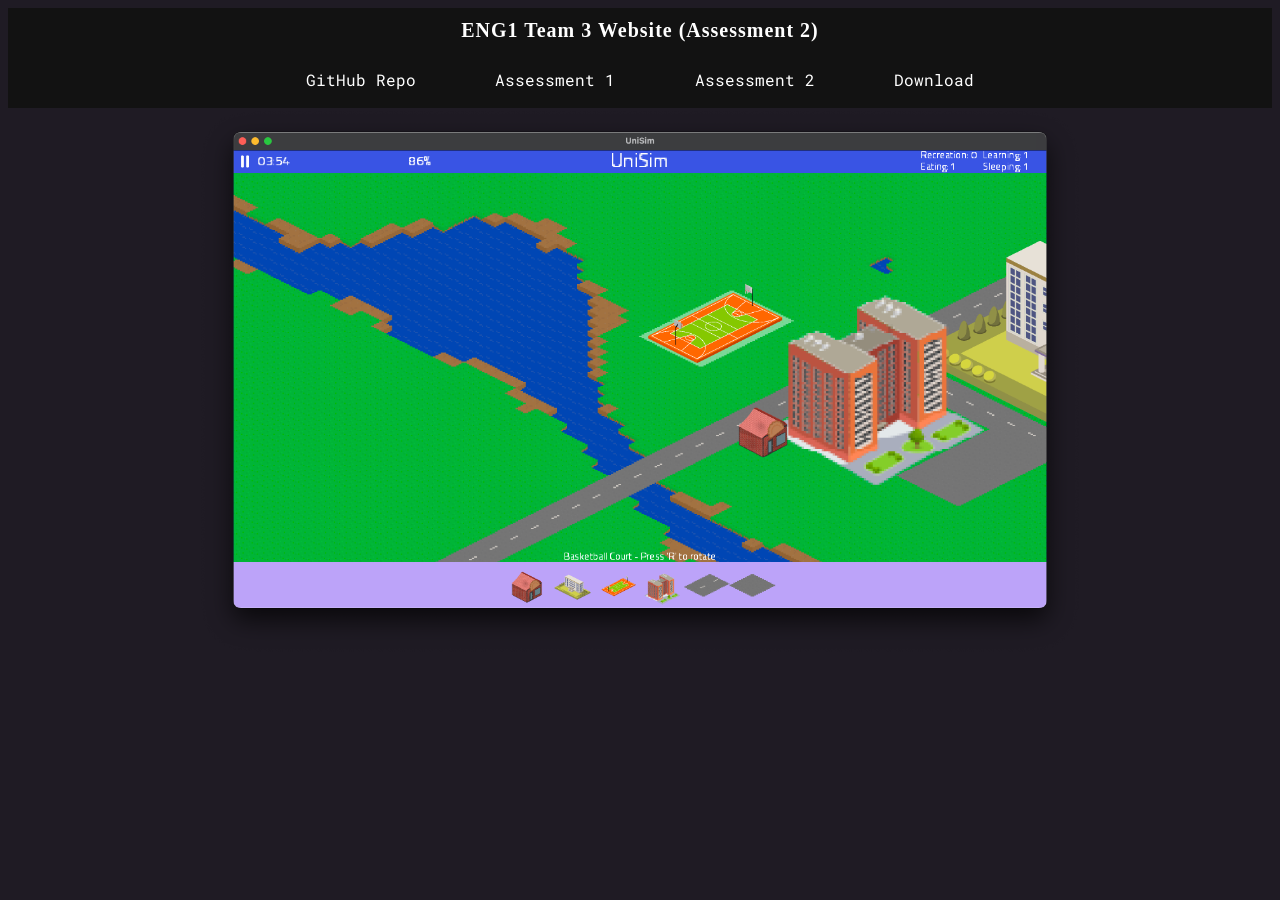
<file: index.html>
<!DOCTYPE html>
<html lang="en">
  <head>
    <title>UniSim Documentation</title>
    <link rel="stylesheet" type="text/css" href="./index.css" />
  </head>
  <body>
    <div id="title-container">
      <div id="title">ENG1 Team 3 Website (Assessment 2)</div>
    </div>
    <div id="header-container">
      <div class="header-item">
        <p class="dropdown-item">
          <a
            target="_blank"
            href="https://github.com/mansi808/eng1-team3-assessment2"
            >GitHub Repo</a
          >
        </p>
      </div>
      <div class="header-item dropdown">
        <p class="dropdown-item">Assessment 1</p>
        <div class="dropdown-content">
          <a href="weekly-plans.html">Weekly Plans</a>
          <a target="_blank" href="./deliverables/Req1.pdf" download="Req1.pdf"
            >Requirements</a
          >
          <a href="architecture.html">Architecture</a>
          <a
            target="_blank"
            href="./deliverables/Plan1.pdf"
            download="Plan1.pdf"
            >Method Selection & Planning</a
          >
          <a
            target="_blank"
            href="./deliverables/Risk1.pdf"
            download="Risk1.pdf"
            >Risk Assessment & Mitigation</a
          >
          <a
            target="_blank"
            href="./deliverables/Impl1.pdf"
            download="Impl1.pdf"
            >Implementation</a
          >
        </div>
      </div>
      <div class="header-item dropdown">
        <p class="dropdown-item">Assessment 2</p>
        <div class="dropdown-content">
          <a href="./jacoco-report/index.html">Testing Material</a>
          <a
            target="_blank"
            href="./deliverables/TestingReport.pdf"
            download="TestingReport.pdf"
            >Testing Report</a
          >
          <a
            target="_blank"
            href="./deliverables/ContinuousIntergrationReport.pdf"
            download="ContinuousIntegrationReport.pdf"
            >Continuous Integration (CI) report</a
          >
        </div>
      </div>
      <div class="header-item">
        <p class="dropdown-item">
          <a href="UniSim-1.0.0.jar" download="UniSim-1.0.0.jar">Download</a>
        </p>
      </div>
    </div>
    <div id="img-container">
      <img
        id="gameplay-image"
        src="UniSim Screenshot.png"
        width="500"
        height="650"
      />
    </div>
  </body>
</html>
</file>
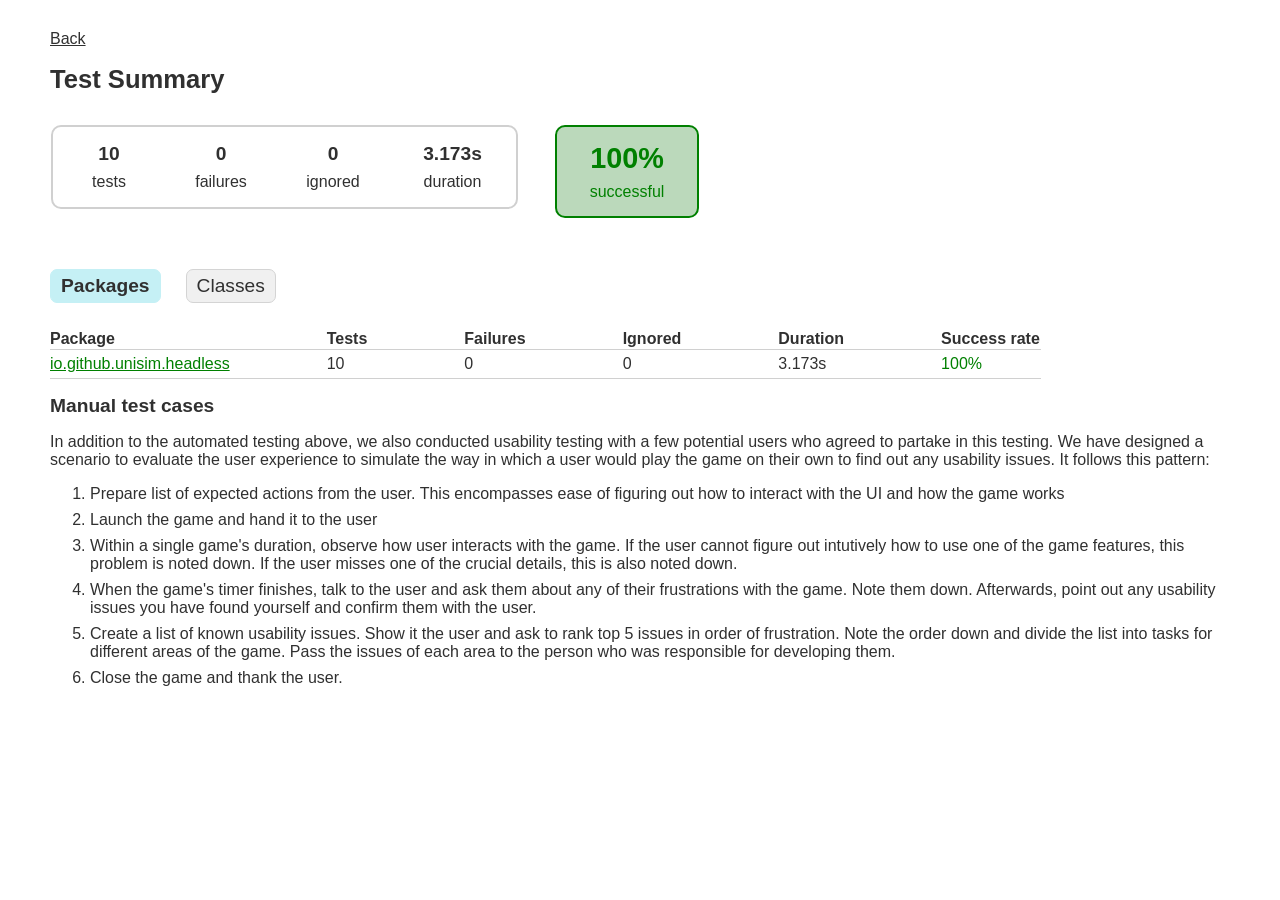
<file: jacoco-report/index.html>
<!DOCTYPE html>
<html>
  <head>
    <meta http-equiv="Content-Type" content="text/html; charset=utf-8" />
    <meta http-equiv="x-ua-compatible" content="IE=edge" />
    <title>Test results - Test Summary</title>
    <link href="css/base-style.css" rel="stylesheet" type="text/css" />
    <link href="css/style.css" rel="stylesheet" type="text/css" />
    <script src="js/report.js" type="text/javascript"></script>
  </head>
  <body>
    <div id="content">
      <div>
        <a href="../index.html"> Back </a>
      </div>
      <h1>Test Summary</h1>
      <div id="summary">
        <table>
          <tr>
            <td>
              <div class="summaryGroup">
                <table>
                  <tr>
                    <td>
                      <div class="infoBox" id="tests">
                        <div class="counter">10</div>
                        <p>tests</p>
                      </div>
                    </td>
                    <td>
                      <div class="infoBox" id="failures">
                        <div class="counter">0</div>
                        <p>failures</p>
                      </div>
                    </td>
                    <td>
                      <div class="infoBox" id="ignored">
                        <div class="counter">0</div>
                        <p>ignored</p>
                      </div>
                    </td>
                    <td>
                      <div class="infoBox" id="duration">
                        <div class="counter">3.173s</div>
                        <p>duration</p>
                      </div>
                    </td>
                  </tr>
                </table>
              </div>
            </td>
            <td>
              <div class="infoBox success" id="successRate">
                <div class="percent">100%</div>
                <p>successful</p>
              </div>
            </td>
          </tr>
        </table>
      </div>
      <div id="tabs">
        <ul class="tabLinks">
          <li>
            <a href="#tab0">Packages</a>
          </li>
          <li>
            <a href="#tab1">Classes</a>
          </li>
        </ul>
        <div id="tab0" class="tab">
          <h2>Packages</h2>
          <table>
            <thead>
              <tr>
                <th>Package</th>
                <th>Tests</th>
                <th>Failures</th>
                <th>Ignored</th>
                <th>Duration</th>
                <th>Success rate</th>
              </tr>
            </thead>
            <tbody>
              <tr>
                <td class="success">
                  <a href="packages/io.github.unisim.headless.html"
                    >io.github.unisim.headless</a
                  >
                </td>
                <td>10</td>
                <td>0</td>
                <td>0</td>
                <td>3.173s</td>
                <td class="success">100%</td>
              </tr>
            </tbody>
          </table>
        </div>
        <div id="tab1" class="tab">
          <h2>Classes</h2>
          <table>
            <thead>
              <tr>
                <th>Class</th>
                <th>Tests</th>
                <th>Failures</th>
                <th>Ignored</th>
                <th>Duration</th>
                <th>Success rate</th>
              </tr>
            </thead>
            <tbody>
              <tr>
                <td class="success">
                  <a href="classes/io.github.unisim.headless.AssetTests.html"
                    >io.github.unisim.headless.AssetTests</a
                  >
                </td>
                <td>1</td>
                <td>0</td>
                <td>0</td>
                <td>2.638s</td>
                <td class="success">100%</td>
              </tr>
              <tr>
                <td class="success">
                  <a
                    href="classes/io.github.unisim.headless.BuildingManagerTests.html"
                    >io.github.unisim.headless.BuildingManagerTests</a
                  >
                </td>
                <td>3</td>
                <td>0</td>
                <td>0</td>
                <td>0.419s</td>
                <td class="success">100%</td>
              </tr>
              <tr>
                <td class="success">
                  <a
                    href="classes/io.github.unisim.headless.EventManagerTests.html"
                    >io.github.unisim.headless.EventManagerTests</a
                  >
                </td>
                <td>1</td>
                <td>0</td>
                <td>0</td>
                <td>0.012s</td>
                <td class="success">100%</td>
              </tr>
              <tr>
                <td class="success">
                  <a
                    href="classes/io.github.unisim.headless.ScoreManagerTests.html"
                    >io.github.unisim.headless.ScoreManagerTests</a
                  >
                </td>
                <td>2</td>
                <td>0</td>
                <td>0</td>
                <td>0.071s</td>
                <td class="success">100%</td>
              </tr>
              <tr>
                <td class="success">
                  <a href="classes/io.github.unisim.headless.TimerTests.html"
                    >io.github.unisim.headless.TimerTests</a
                  >
                </td>
                <td>3</td>
                <td>0</td>
                <td>0</td>
                <td>0.033s</td>
                <td class="success">100%</td>
              </tr>
            </tbody>
          </table>
        </div>
      </div>
      <!-- <div id="footer">
<p>
<div>
<label class="hidden" id="label-for-line-wrapping-toggle" for="line-wrapping-toggle">Wrap lines
<input id="line-wrapping-toggle" type="checkbox" autocomplete="off"/>
</label>
</div>Generated by 
<a href="http://www.gradle.org">Gradle 8.10.1</a> at Dec 29, 2024, 9:10:02 AM</p>
</div> -->
      <div>
        <h2>Manual test cases</h2>
        <p>
          In addition to the automated testing above, we also conducted
          usability testing with a few potential users who agreed to partake in
          this testing. We have designed a scenario to evaluate the user
          experience to simulate the way in which a user would play the game on
          their own to find out any usability issues. It follows this pattern:
        </p>
        <ol>
          <li>
            Prepare list of expected actions from the user. This encompasses
            ease of figuring out how to interact with the UI and how the game
            works
          </li>
          <li>Launch the game and hand it to the user</li>
          <li>
            Within a single game's duration, observe how user interacts with the
            game. If the user cannot figure out intutively how to use one of the
            game features, this problem is noted down. If the user misses one of
            the crucial details, this is also noted down.
          </li>
          <li>
            When the game's timer finishes, talk to the user and ask them about
            any of their frustrations with the game. Note them down. Afterwards,
            point out any usability issues you have found yourself and confirm
            them with the user.
          </li>
          <li>
            Create a list of known usability issues. Show it the user and ask to
            rank top 5 issues in order of frustration. Note the order down and
            divide the list into tasks for different areas of the game. Pass the
            issues of each area to the person who was responsible for developing
            them.
          </li>
          <li>Close the game and thank the user.</li>
        </ol>
      </div>
    </div>
  </body>
</html>
</file>
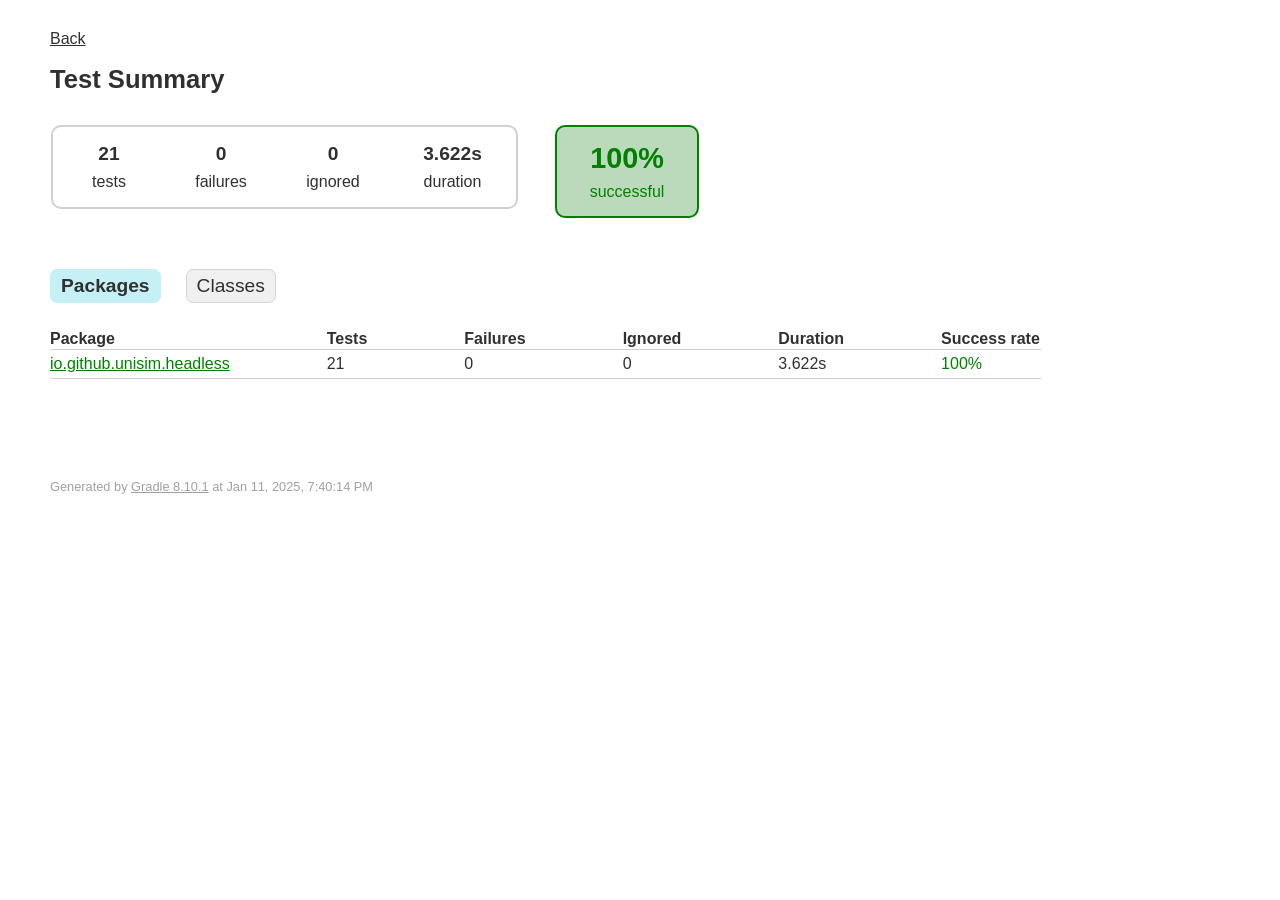
<file: docs/jacoco-report/index.html>
<!DOCTYPE html>
<html>
<head>
<meta http-equiv="Content-Type" content="text/html; charset=utf-8"/>
<meta http-equiv="x-ua-compatible" content="IE=edge"/>
<title>Test results - Test Summary</title>
<link href="css/base-style.css" rel="stylesheet" type="text/css"/>
<link href="css/style.css" rel="stylesheet" type="text/css"/>
<script src="js/report.js" type="text/javascript"></script>
</head>
<body>
<div id="content">
  <div>
    <a href="../index.html"> Back </a>
  </div>
<h1>Test Summary</h1>
<div id="summary">
<table>
<tr>
<td>
<div class="summaryGroup">
<table>
<tr>
<td>
<div class="infoBox" id="tests">
<div class="counter">21</div>
<p>tests</p>
</div>
</td>
<td>
<div class="infoBox" id="failures">
<div class="counter">0</div>
<p>failures</p>
</div>
</td>
<td>
<div class="infoBox" id="ignored">
<div class="counter">0</div>
<p>ignored</p>
</div>
</td>
<td>
<div class="infoBox" id="duration">
<div class="counter">3.622s</div>
<p>duration</p>
</div>
</td>
</tr>
</table>
</div>
</td>
<td>
<div class="infoBox success" id="successRate">
<div class="percent">100%</div>
<p>successful</p>
</div>
</td>
</tr>
</table>
</div>
<div id="tabs">
<ul class="tabLinks">
<li>
<a href="#tab0">Packages</a>
</li>
<li>
<a href="#tab1">Classes</a>
</li>
</ul>
<div id="tab0" class="tab">
<h2>Packages</h2>
<table>
<thead>
<tr>
<th>Package</th>
<th>Tests</th>
<th>Failures</th>
<th>Ignored</th>
<th>Duration</th>
<th>Success rate</th>
</tr>
</thead>
<tbody>
<tr>
<td class="success">
<a href="packages/io.github.unisim.headless.html">io.github.unisim.headless</a>
</td>
<td>21</td>
<td>0</td>
<td>0</td>
<td>3.622s</td>
<td class="success">100%</td>
</tr>
</tbody>
</table>
</div>
<div id="tab1" class="tab">
<h2>Classes</h2>
<table>
<thead>
<tr>
<th>Class</th>
<th>Tests</th>
<th>Failures</th>
<th>Ignored</th>
<th>Duration</th>
<th>Success rate</th>
</tr>
</thead>
<tbody>
<tr>
<td class="success">
<a href="classes/io.github.unisim.headless.AchievementManagerTests.html">io.github.unisim.headless.AchievementManagerTests</a>
</td>
<td>4</td>
<td>0</td>
<td>0</td>
<td>2.810s</td>
<td class="success">100%</td>
</tr>
<tr>
<td class="success">
<a href="classes/io.github.unisim.headless.AssetTests.html">io.github.unisim.headless.AssetTests</a>
</td>
<td>1</td>
<td>0</td>
<td>0</td>
<td>0.012s</td>
<td class="success">100%</td>
</tr>
<tr>
<td class="success">
<a href="classes/io.github.unisim.headless.BuildingManagerTests.html">io.github.unisim.headless.BuildingManagerTests</a>
</td>
<td>7</td>
<td>0</td>
<td>0</td>
<td>0.611s</td>
<td class="success">100%</td>
</tr>
<tr>
<td class="success">
<a href="classes/io.github.unisim.headless.EventManagerTests.html">io.github.unisim.headless.EventManagerTests</a>
</td>
<td>4</td>
<td>0</td>
<td>0</td>
<td>0.040s</td>
<td class="success">100%</td>
</tr>
<tr>
<td class="success">
<a href="classes/io.github.unisim.headless.ScoreManagerTests.html">io.github.unisim.headless.ScoreManagerTests</a>
</td>
<td>2</td>
<td>0</td>
<td>0</td>
<td>0.119s</td>
<td class="success">100%</td>
</tr>
<tr>
<td class="success">
<a href="classes/io.github.unisim.headless.TimerTests.html">io.github.unisim.headless.TimerTests</a>
</td>
<td>3</td>
<td>0</td>
<td>0</td>
<td>0.030s</td>
<td class="success">100%</td>
</tr>
</tbody>
</table>
</div>
</div>
<div id="footer">
<p>
<div>
<label class="hidden" id="label-for-line-wrapping-toggle" for="line-wrapping-toggle">Wrap lines
<input id="line-wrapping-toggle" type="checkbox" autocomplete="off"/>
</label>
</div>Generated by 
<a href="http://www.gradle.org">Gradle 8.10.1</a> at Jan 11, 2025, 7:40:14 PM</p>
</div>
</div>
</body>
</html>
</file>
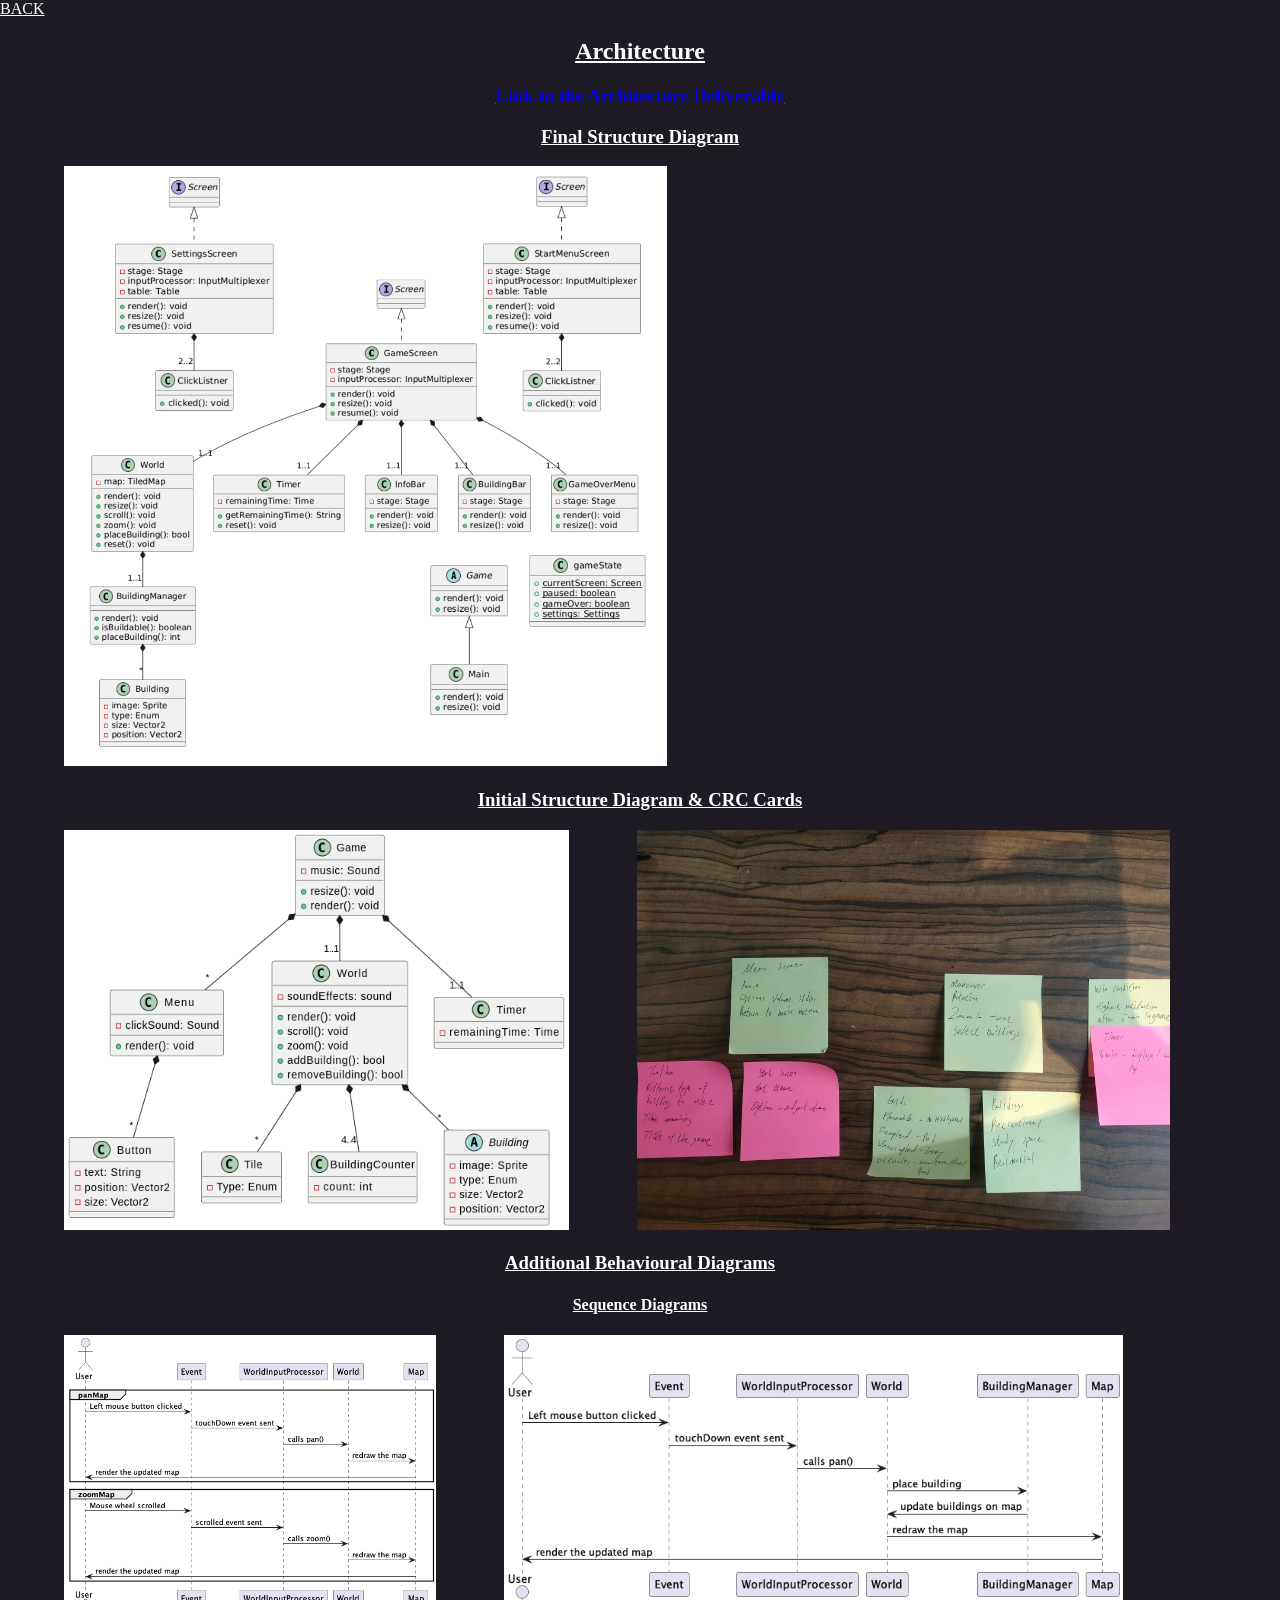
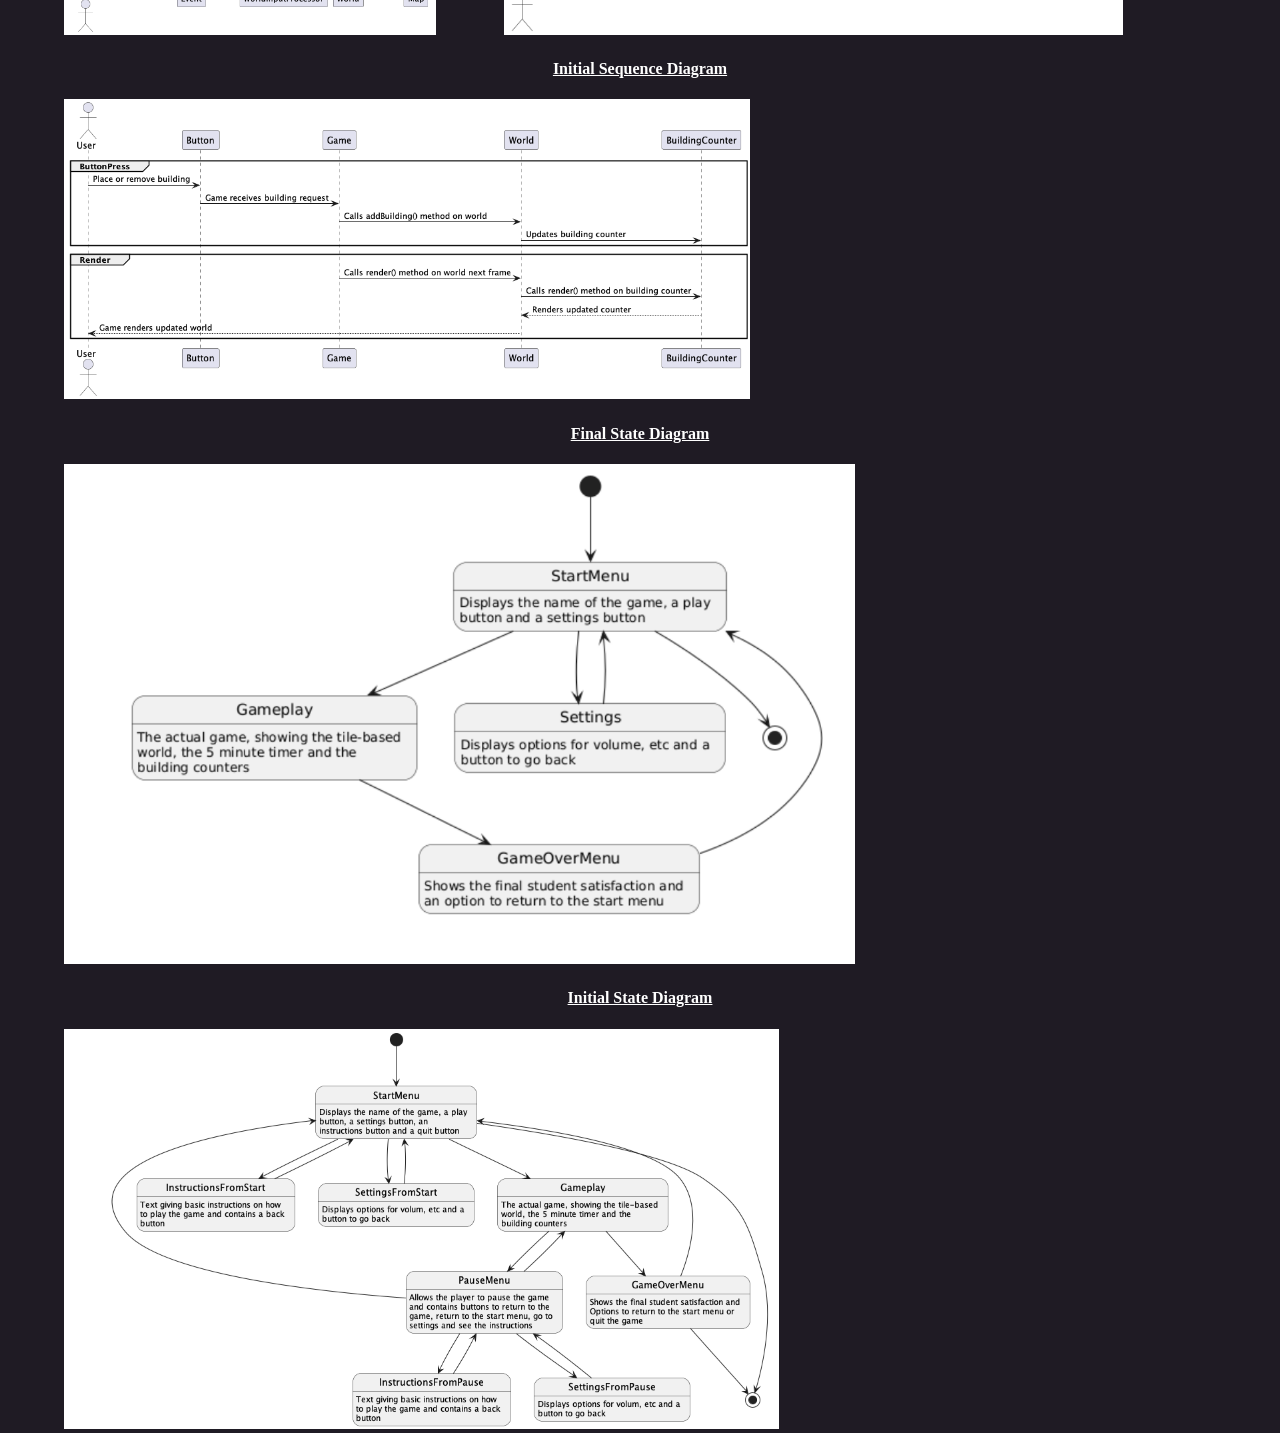
<file: architecture.html>
<!DOCTYPE html>
<html lang="en">
    <head>
        <link rel="stylesheet" href="architecture.css"/>
        <title>Architecture</title>
    </head>

    <div><a href="./index.html">BACK</a></div>
    <body>
        <h2>Architecture</h2>
        <h3><a href="./deliverables/Arch1.pdf" download="Arch1.pdf">Link to the Architecture Deliverable</a></h3>
        <h3>Final Structure Diagram</h3>
        <img src="./diagrams/img/Final Structure Diagram.png" height="600"/>
        <h3>Initial Structure Diagram & CRC Cards</h3>
        <img src="./diagrams/img/Initial Structure Diagram.png" height="400"/>
        <img src="./diagrams/img/card.jpg" height="400"/>
        <h3>Additional Behavioural Diagrams</h3>
        <h4>Sequence Diagrams</h4>
        <img src="./diagrams/img/Traverse Map.png" height="300"/>
        <img src="./diagrams/img/Place Building.png" height="300"/>
        <h4>Initial Sequence Diagram</h4>
        <img src="./diagrams/img/Place Building Old.png" height="300"/>
        <h4>Final State Diagram</h4>
        <img src="./diagrams/img/Project State Diagram.png" height="500"/>
        <h4>Initial State Diagram</h4>
        <img src="./diagrams/img/Initial Project State.png" height="400"/>
    </body>
</html>
</file>
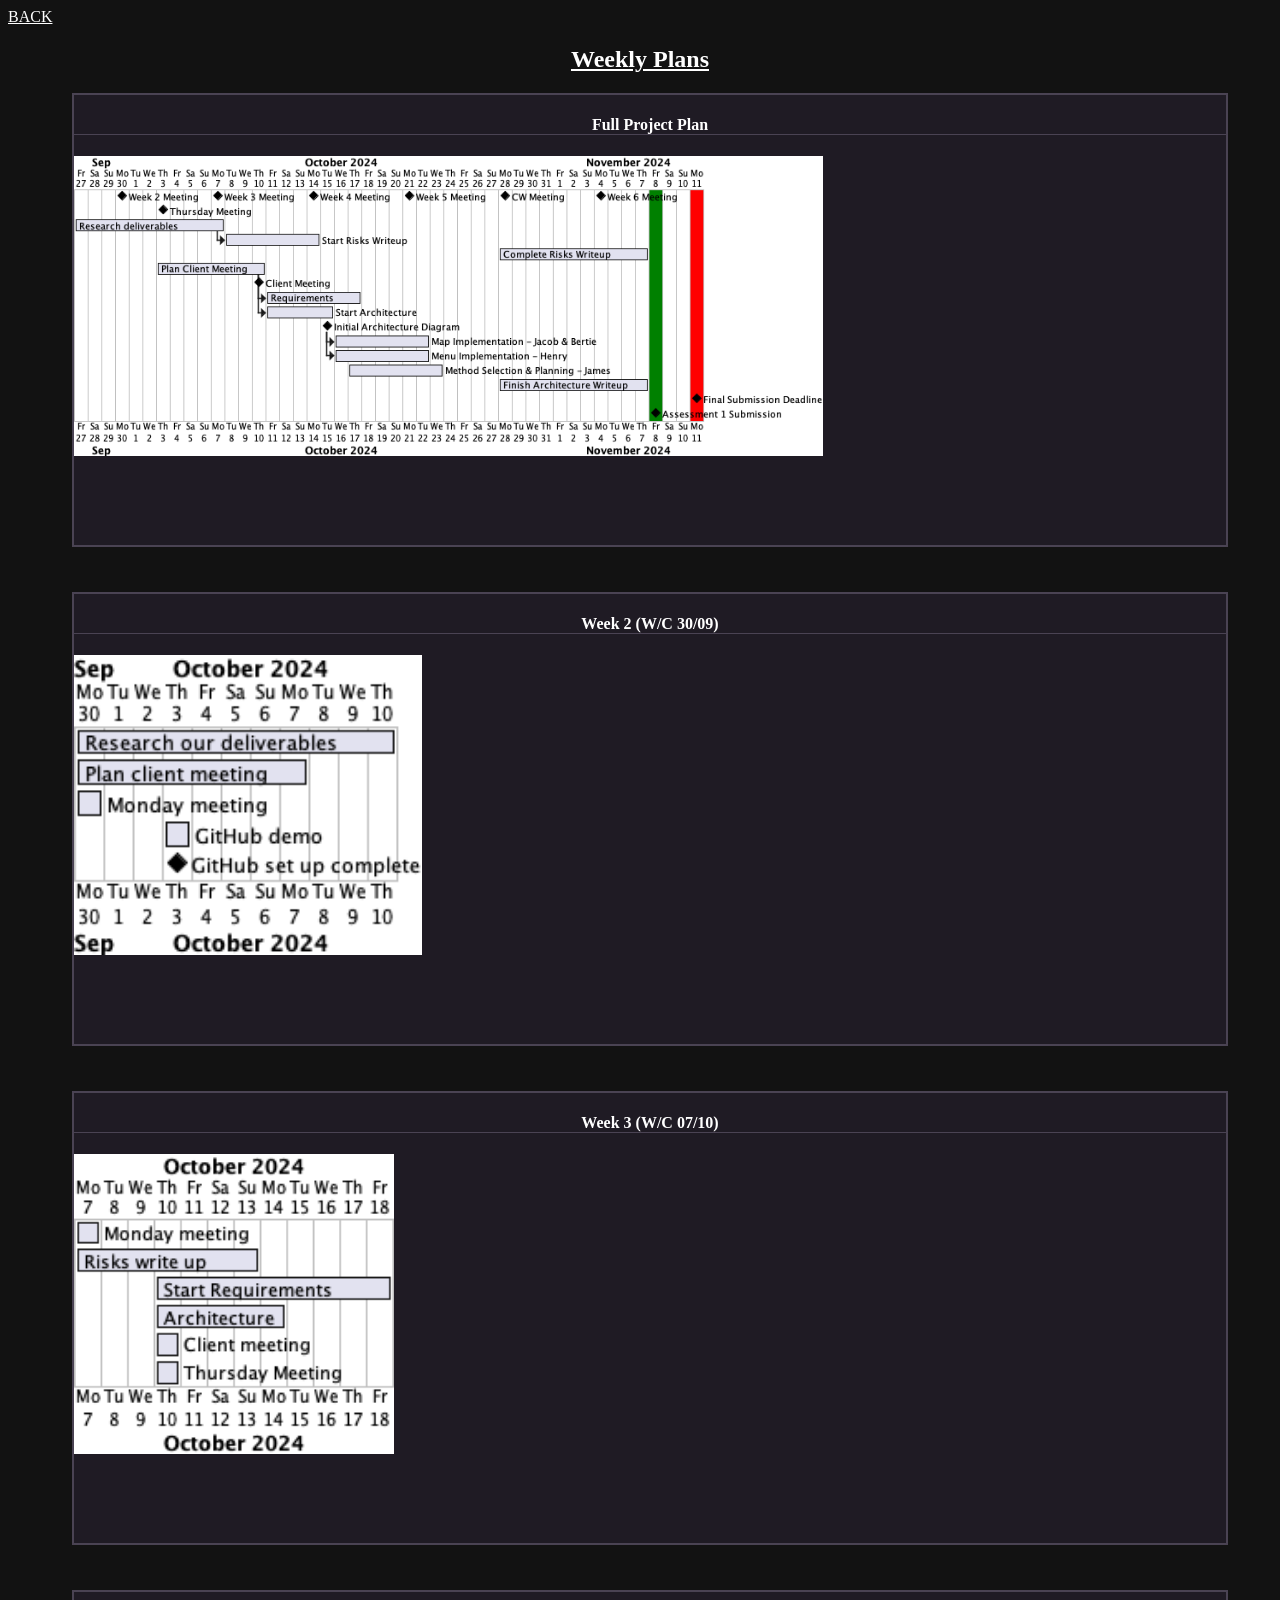
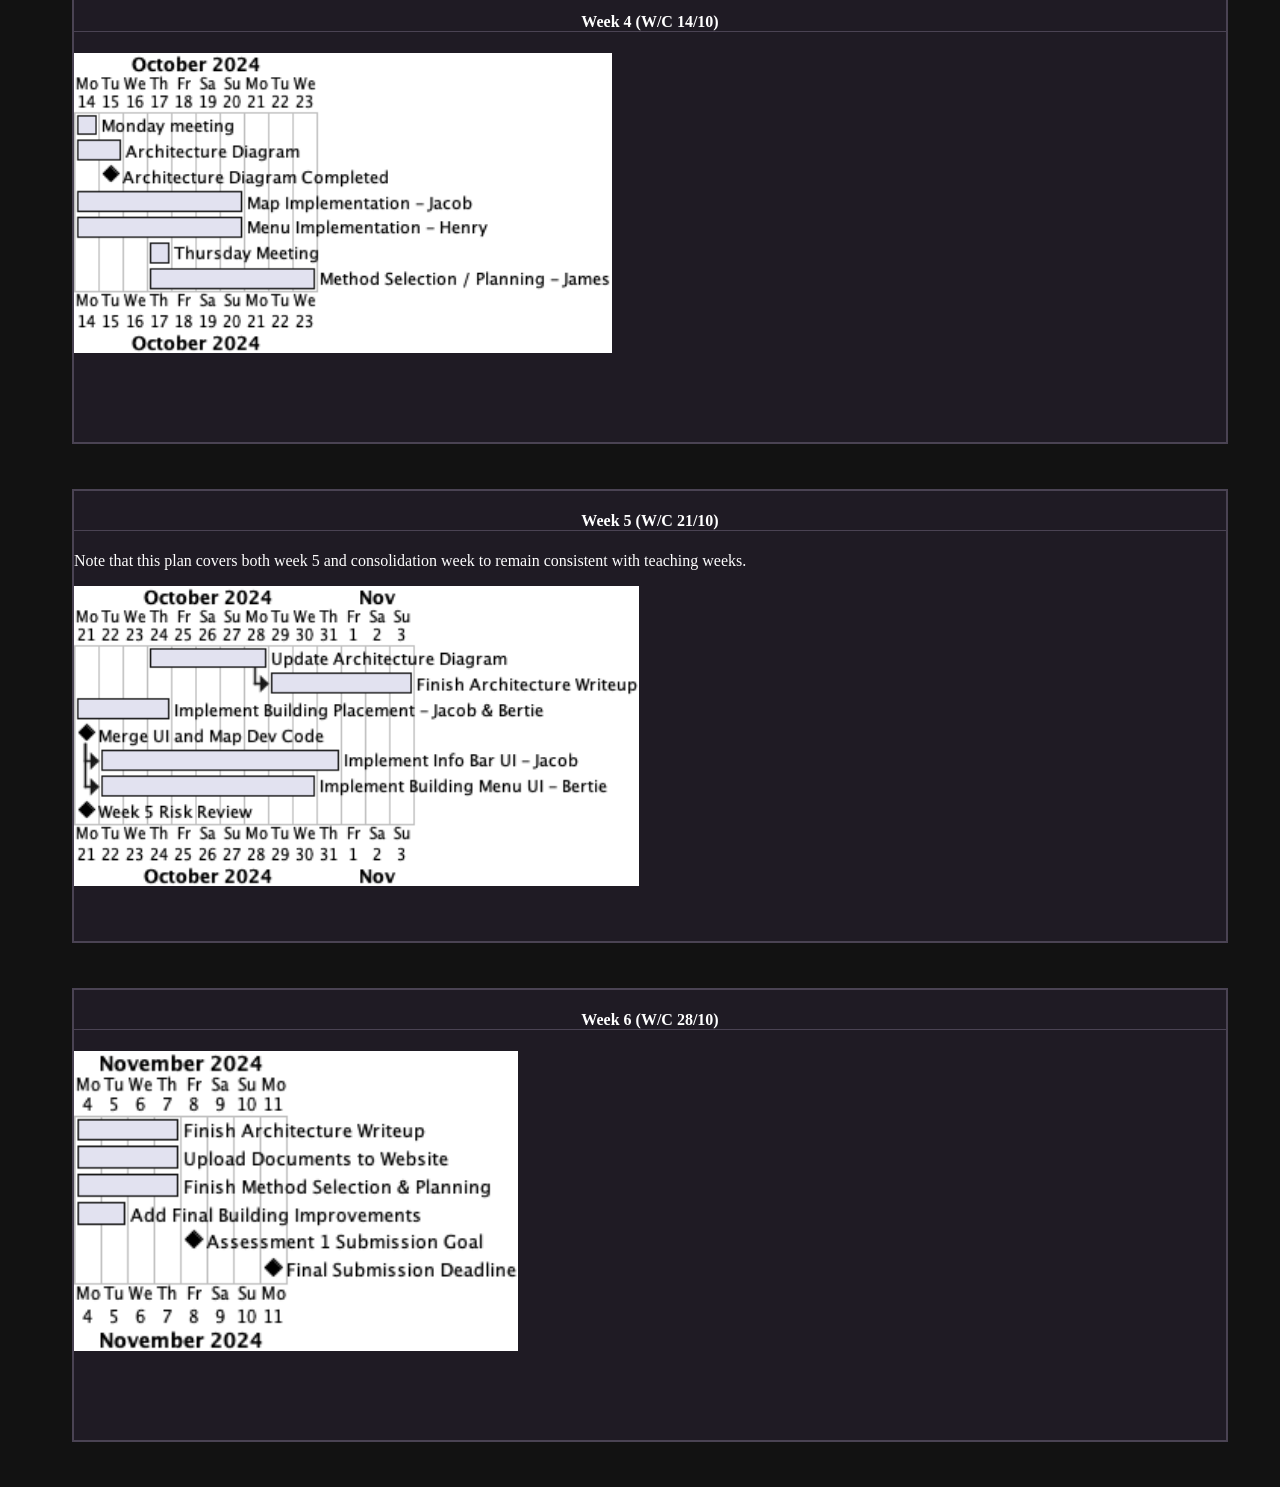
<file: weekly-plans.html>
<!DOCTYPE html>
<!--suppress ALL -->
<html lang="en">
    <head>
        <link rel="stylesheet" href="weekly-plans.css"/>
        <title>Weekly Plans</title>
    </head>

    <div><a href="./index.html">BACK</a></div>
    <body>
        <h2 id="title">Weekly Plans</h2>
        <div class="weekly-plan">
            <h4 class="title">Full Project Plan</h4>
            <img src="diagrams/img/plans/Project Plan.png" height="300" alt="Project Overview">
        </div>
        <div class="weekly-plan">
            <h4 class="title">Week 2 (W/C 30/09)</h4>
            <img src="diagrams/img/plans/Week 2 Plan.png" height="300" alt="Week 2 Plan">
        </div>
        <div class="weekly-plan">
            <h4 class="title">Week 3 (W/C 07/10)</h4>
            <img src="diagrams/img/plans/Week 3 Plan.png" height="300" alt="Week 3 Plan">
        </div>
        <div class="weekly-plan">
            <h4 class="title">Week 4 (W/C 14/10)</h4>
            <img src="diagrams/img/plans/Week 4 Plan.png" height="300" alt="Week 4 Plan">
        </div>
        <div class="weekly-plan">
            <h4 class="title">Week 5 (W/C 21/10)</h4>
            <p>Note that this plan covers both week 5 and consolidation week to remain consistent with teaching weeks.</p>
            <img src="diagrams/img/plans/Week 5 Plan.png" height="300" alt="Week 5 Plan">
        </div>
        <div class="weekly-plan">
            <h4 class="title">Week 6 (W/C 28/10)</h4>
            <img src="diagrams/img/plans/Week 6 Plan.png" height="300" alt="Week 6 Plan">
        </div>
    </body>
</html>
</file>
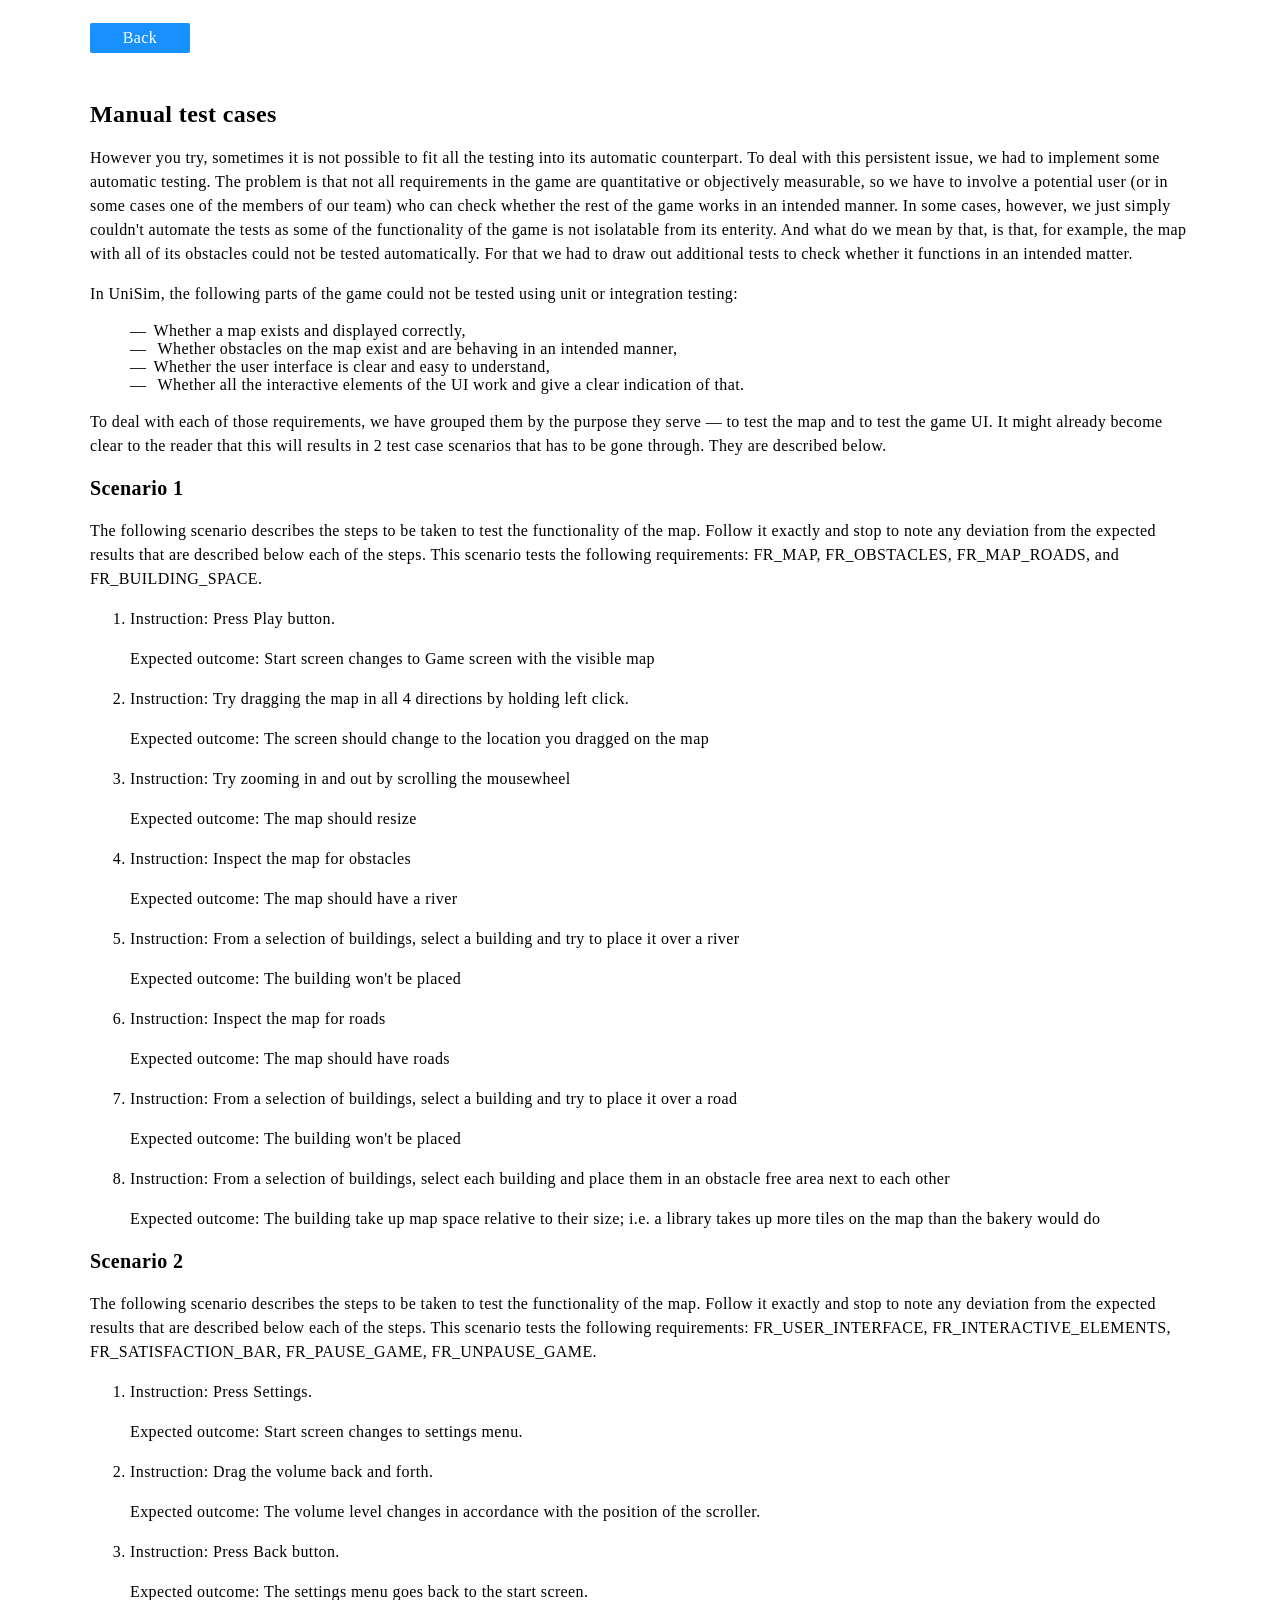
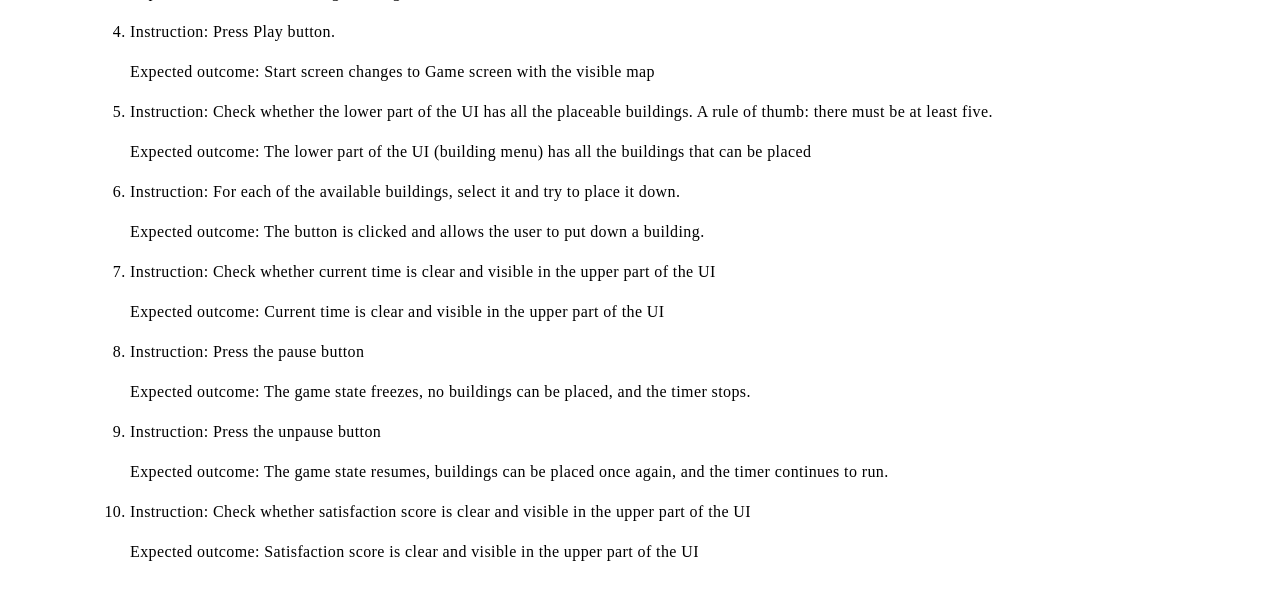
<file: docs/manualtesting.html>
<!DOCTYPE html>
<html lang="en">
  <head>
    <meta charset="UTF-8" />
    <meta name="viewport" content="width=device-width, initial-scale=1.0" />
    <link rel="stylesheet" type="text/css" href="./manualtesting.css" />
    <link rel="icon" type="image/x-icon" href="./public/manual-testing.ico" />
    <title>UniSim | Manual Testing</title>
  </head>
  <body>
    <a class="back-button" href="./index.html"> Back </a>
    <div class="content">
      <h1>Manual test cases</h1>
      <div>
        <p>
          However you try, sometimes it is not possible to fit all the testing
          into its automatic counterpart. To deal with this persistent issue, we
          had to implement some automatic testing. The problem is that not all
          requirements in the game are quantitative or objectively measurable,
          so we have to involve a potential user (or in some cases one of the
          members of our team) who can check whether the rest of the game works
          in an intended manner. In some cases, however, we just simply couldn't
          automate the tests as some of the functionality of the game is not
          isolatable from its enterity. And what do we mean by that, is that,
          for example, the map with all of its obstacles could not be tested
          automatically. For that we had to draw out additional tests to check
          whether it functions in an intended matter.
        </p>
        <p>
          In UniSim, the following parts of the game could not be tested using
          unit or integration testing:
        </p>
        <ul>
          <li>Whether a map exists and displayed correctly,</li>
          <li>
            Whether obstacles on the map exist and are behaving in an intended
            manner,
          </li>
          <li>Whether the user interface is clear and easy to understand,</li>
          <li>
            Whether all the interactive elements of the UI work and give a clear
            indication of that.
          </li>
        </ul>
        <p>
          To deal with each of those requirements, we have grouped them by the
          purpose they serve — to test the map and to test the game UI. It might
          already become clear to the reader that this will results in 2 test
          case scenarios that has to be gone through. They are described below.
        </p>
      </div>
      <div>
        <h2>Scenario 1</h2>
        <p>
          The following scenario describes the steps to be taken to test the
          functionality of the map. Follow it exactly and stop to note any
          deviation from the expected results that are described below each of
          the steps. This scenario tests the following requirements: FR_MAP,
          FR_OBSTACLES, FR_MAP_ROADS, and FR_BUILDING_SPACE.
        </p>
        <ol>
          <li>
            <p>Instruction: Press Play button.</p>
            <p>
              Expected outcome: Start screen changes to Game screen with the
              visible map
            </p>
          </li>
          <li>
            <p>
              Instruction: Try dragging the map in all 4 directions by holding
              left click.
            </p>
            <p>
              Expected outcome: The screen should change to the location you
              dragged on the map
            </p>
          </li>
          <li>
            <p>
              Instruction: Try zooming in and out by scrolling the mousewheel
            </p>
            <p>Expected outcome: The map should resize</p>
          </li>
          <li>
            <p>Instruction: Inspect the map for obstacles</p>
            <p>Expected outcome: The map should have a river</p>
          </li>
          <li>
            <p>
              Instruction: From a selection of buildings, select a building and
              try to place it over a river
            </p>
            <p>Expected outcome: The building won't be placed</p>
          </li>
          <li>
            <p>Instruction: Inspect the map for roads</p>
            <p>Expected outcome: The map should have roads</p>
          </li>
          <li>
            <p>
              Instruction: From a selection of buildings, select a building and
              try to place it over a road
            </p>
            <p>Expected outcome: The building won't be placed</p>
          </li>
          <li>
            <p>
              Instruction: From a selection of buildings, select each building
              and place them in an obstacle free area next to each other
            </p>
            <p>
              Expected outcome: The building take up map space relative to their
              size; i.e. a library takes up more tiles on the map than the
              bakery would do
            </p>
          </li>
        </ol>
      </div>
      <div>
        <h2>Scenario 2</h2>
        <p>
          The following scenario describes the steps to be taken to test the
          functionality of the map. Follow it exactly and stop to note any
          deviation from the expected results that are described below each of
          the steps. This scenario tests the following requirements:
          FR_USER_INTERFACE, FR_INTERACTIVE_ELEMENTS, FR_SATISFACTION_BAR,
          FR_PAUSE_GAME, FR_UNPAUSE_GAME.
        </p>
        <ol>
          <li>
            <p>Instruction: Press Settings.</p>
            <p>Expected outcome: Start screen changes to settings menu.</p>
          </li>
          <li>
            <p>Instruction: Drag the volume back and forth.</p>
            <p>
              Expected outcome: The volume level changes in accordance with the
              position of the scroller.
            </p>
          </li>
          <li>
            <p>Instruction: Press Back button.</p>
            <p>
              Expected outcome: The settings menu goes back to the start screen.
            </p>
          </li>
          <li>
            <p>Instruction: Press Play button.</p>
            <p>
              Expected outcome: Start screen changes to Game screen with the
              visible map
            </p>
          </li>
          <li>
            <p>
              Instruction: Check whether the lower part of the UI has all the
              placeable buildings. A rule of thumb: there must be at least five.
            </p>
            <p>
              Expected outcome: The lower part of the UI (building menu) has all
              the buildings that can be placed
            </p>
          </li>
          <li>
            <p>
              Instruction: For each of the available buildings, select it and
              try to place it down.
            </p>
            <p>
              Expected outcome: The button is clicked and allows the user to put
              down a building.
            </p>
          </li>
          <li>
            <p>
              Instruction: Check whether current time is clear and visible in
              the upper part of the UI
            </p>
            <p>
              Expected outcome: Current time is clear and visible in the upper
              part of the UI
            </p>
          </li>
          <li>
            <p>Instruction: Press the pause button</p>
            <p>
              Expected outcome: The game state freezes, no buildings can be
              placed, and the timer stops.
            </p>
          </li>
          <li>
            <p>Instruction: Press the unpause button</p>
            <p>
              Expected outcome: The game state resumes, buildings can be placed
              once again, and the timer continues to run.
            </p>
          </li>
          <li>
            <p>
              Instruction: Check whether satisfaction score is clear and visible
              in the upper part of the UI
            </p>
            <p>
              Expected outcome: Satisfaction score is clear and visible in the
              upper part of the UI
            </p>
          </li>
        </ol>
      </div>
    </div>
  </body>
</html>
</file>
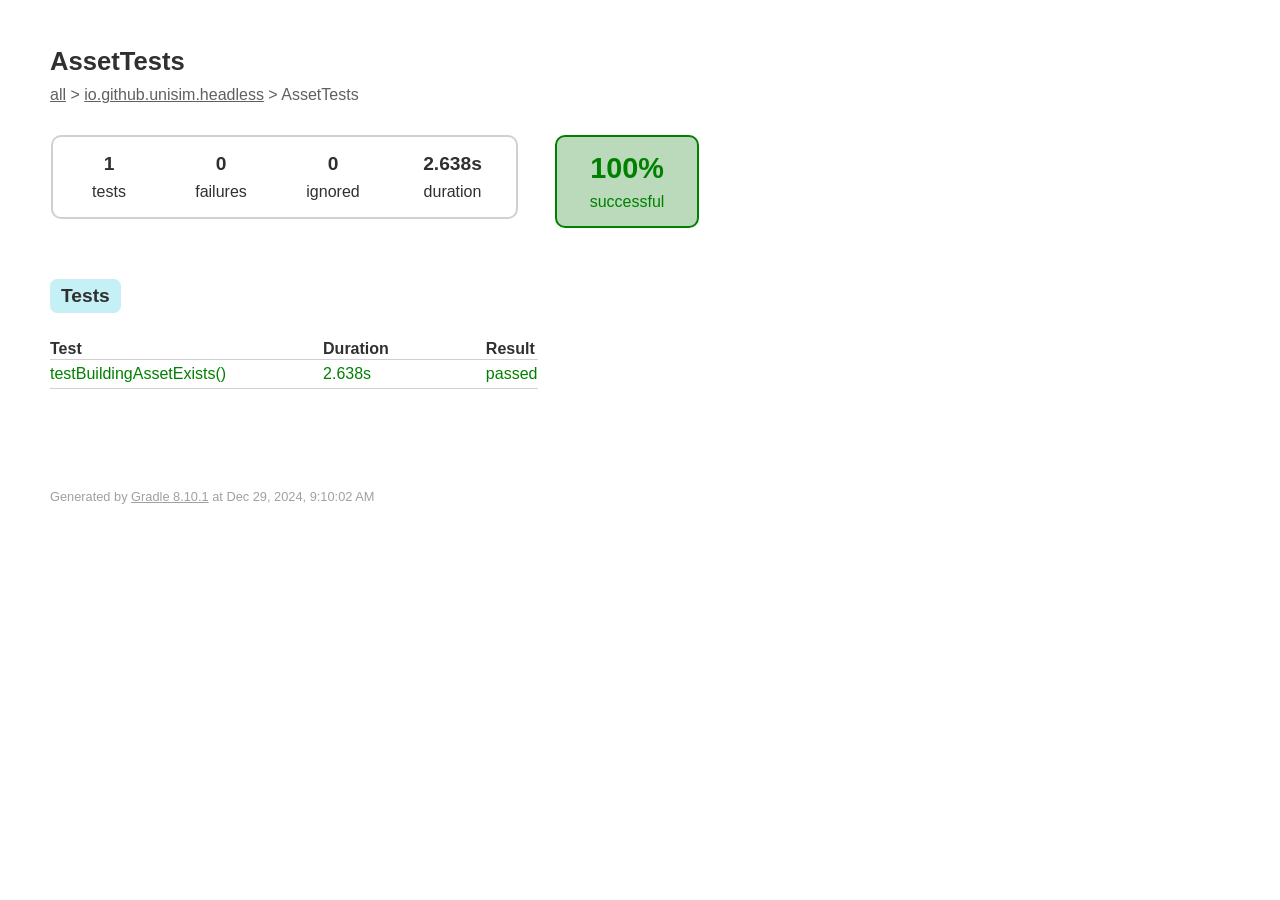
<file: jacoco-report/classes/io.github.unisim.headless.AssetTests.html>
<!DOCTYPE html>
<html>
<head>
<meta http-equiv="Content-Type" content="text/html; charset=utf-8"/>
<meta http-equiv="x-ua-compatible" content="IE=edge"/>
<title>Test results - AssetTests</title>
<link href="../css/base-style.css" rel="stylesheet" type="text/css"/>
<link href="../css/style.css" rel="stylesheet" type="text/css"/>
<script src="../js/report.js" type="text/javascript"></script>
</head>
<body>
<div id="content">
<h1>AssetTests</h1>
<div class="breadcrumbs">
<a href="../index.html">all</a> &gt; 
<a href="../packages/io.github.unisim.headless.html">io.github.unisim.headless</a> &gt; AssetTests</div>
<div id="summary">
<table>
<tr>
<td>
<div class="summaryGroup">
<table>
<tr>
<td>
<div class="infoBox" id="tests">
<div class="counter">1</div>
<p>tests</p>
</div>
</td>
<td>
<div class="infoBox" id="failures">
<div class="counter">0</div>
<p>failures</p>
</div>
</td>
<td>
<div class="infoBox" id="ignored">
<div class="counter">0</div>
<p>ignored</p>
</div>
</td>
<td>
<div class="infoBox" id="duration">
<div class="counter">2.638s</div>
<p>duration</p>
</div>
</td>
</tr>
</table>
</div>
</td>
<td>
<div class="infoBox success" id="successRate">
<div class="percent">100%</div>
<p>successful</p>
</div>
</td>
</tr>
</table>
</div>
<div id="tabs">
<ul class="tabLinks">
<li>
<a href="#tab0">Tests</a>
</li>
</ul>
<div id="tab0" class="tab">
<h2>Tests</h2>
<table>
<thead>
<tr>
<th>Test</th>
<th>Duration</th>
<th>Result</th>
</tr>
</thead>
<tr>
<td class="success">testBuildingAssetExists()</td>
<td class="success">2.638s</td>
<td class="success">passed</td>
</tr>
</table>
</div>
</div>
<div id="footer">
<p>
<div>
<label class="hidden" id="label-for-line-wrapping-toggle" for="line-wrapping-toggle">Wrap lines
<input id="line-wrapping-toggle" type="checkbox" autocomplete="off"/>
</label>
</div>Generated by 
<a href="http://www.gradle.org">Gradle 8.10.1</a> at Dec 29, 2024, 9:10:02 AM</p>
</div>
</div>
</body>
</html>
</file>
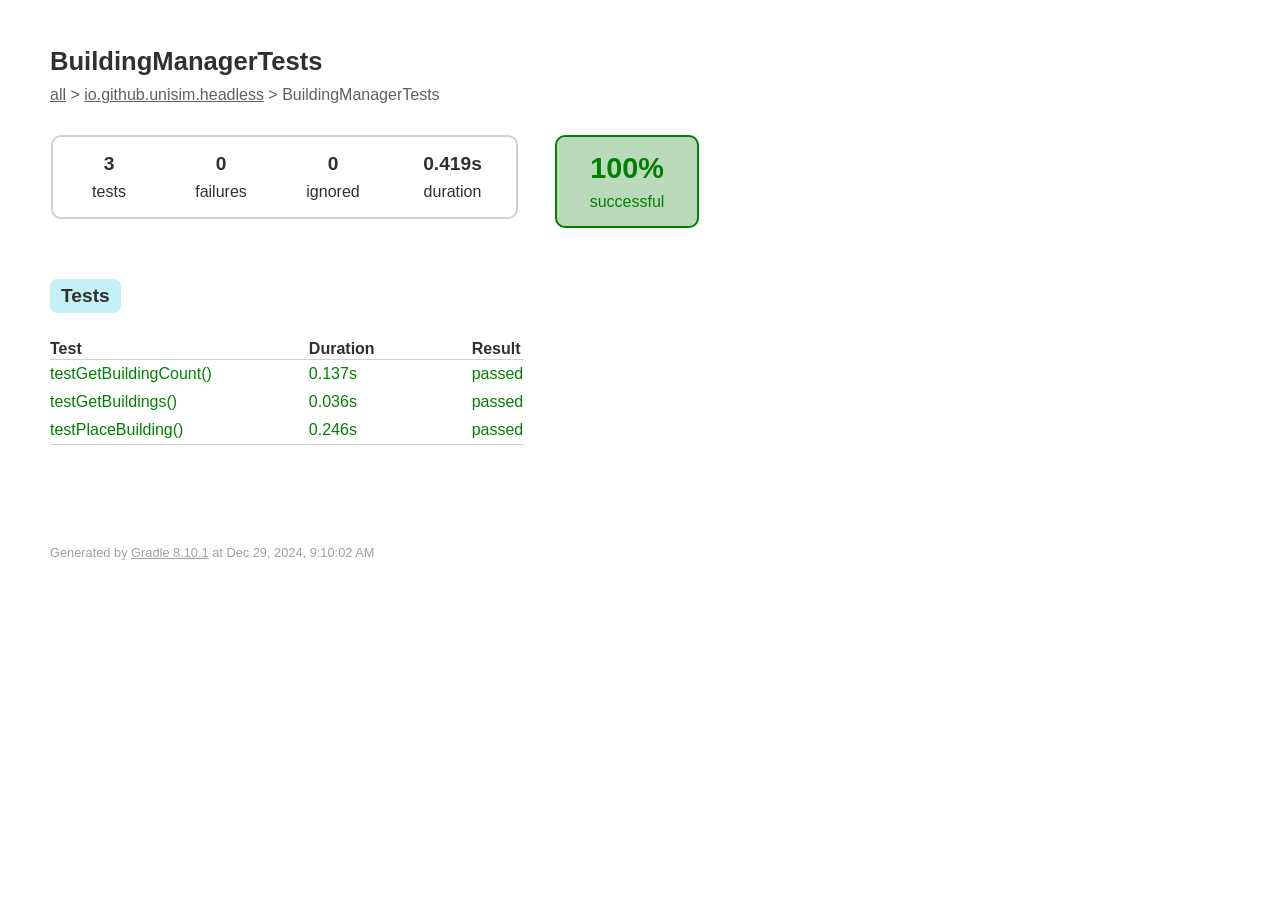
<file: jacoco-report/classes/io.github.unisim.headless.BuildingManagerTests.html>
<!DOCTYPE html>
<html>
<head>
<meta http-equiv="Content-Type" content="text/html; charset=utf-8"/>
<meta http-equiv="x-ua-compatible" content="IE=edge"/>
<title>Test results - BuildingManagerTests</title>
<link href="../css/base-style.css" rel="stylesheet" type="text/css"/>
<link href="../css/style.css" rel="stylesheet" type="text/css"/>
<script src="../js/report.js" type="text/javascript"></script>
</head>
<body>
<div id="content">
<h1>BuildingManagerTests</h1>
<div class="breadcrumbs">
<a href="../index.html">all</a> &gt; 
<a href="../packages/io.github.unisim.headless.html">io.github.unisim.headless</a> &gt; BuildingManagerTests</div>
<div id="summary">
<table>
<tr>
<td>
<div class="summaryGroup">
<table>
<tr>
<td>
<div class="infoBox" id="tests">
<div class="counter">3</div>
<p>tests</p>
</div>
</td>
<td>
<div class="infoBox" id="failures">
<div class="counter">0</div>
<p>failures</p>
</div>
</td>
<td>
<div class="infoBox" id="ignored">
<div class="counter">0</div>
<p>ignored</p>
</div>
</td>
<td>
<div class="infoBox" id="duration">
<div class="counter">0.419s</div>
<p>duration</p>
</div>
</td>
</tr>
</table>
</div>
</td>
<td>
<div class="infoBox success" id="successRate">
<div class="percent">100%</div>
<p>successful</p>
</div>
</td>
</tr>
</table>
</div>
<div id="tabs">
<ul class="tabLinks">
<li>
<a href="#tab0">Tests</a>
</li>
</ul>
<div id="tab0" class="tab">
<h2>Tests</h2>
<table>
<thead>
<tr>
<th>Test</th>
<th>Duration</th>
<th>Result</th>
</tr>
</thead>
<tr>
<td class="success">testGetBuildingCount()</td>
<td class="success">0.137s</td>
<td class="success">passed</td>
</tr>
<tr>
<td class="success">testGetBuildings()</td>
<td class="success">0.036s</td>
<td class="success">passed</td>
</tr>
<tr>
<td class="success">testPlaceBuilding()</td>
<td class="success">0.246s</td>
<td class="success">passed</td>
</tr>
</table>
</div>
</div>
<div id="footer">
<p>
<div>
<label class="hidden" id="label-for-line-wrapping-toggle" for="line-wrapping-toggle">Wrap lines
<input id="line-wrapping-toggle" type="checkbox" autocomplete="off"/>
</label>
</div>Generated by 
<a href="http://www.gradle.org">Gradle 8.10.1</a> at Dec 29, 2024, 9:10:02 AM</p>
</div>
</div>
</body>
</html>
</file>
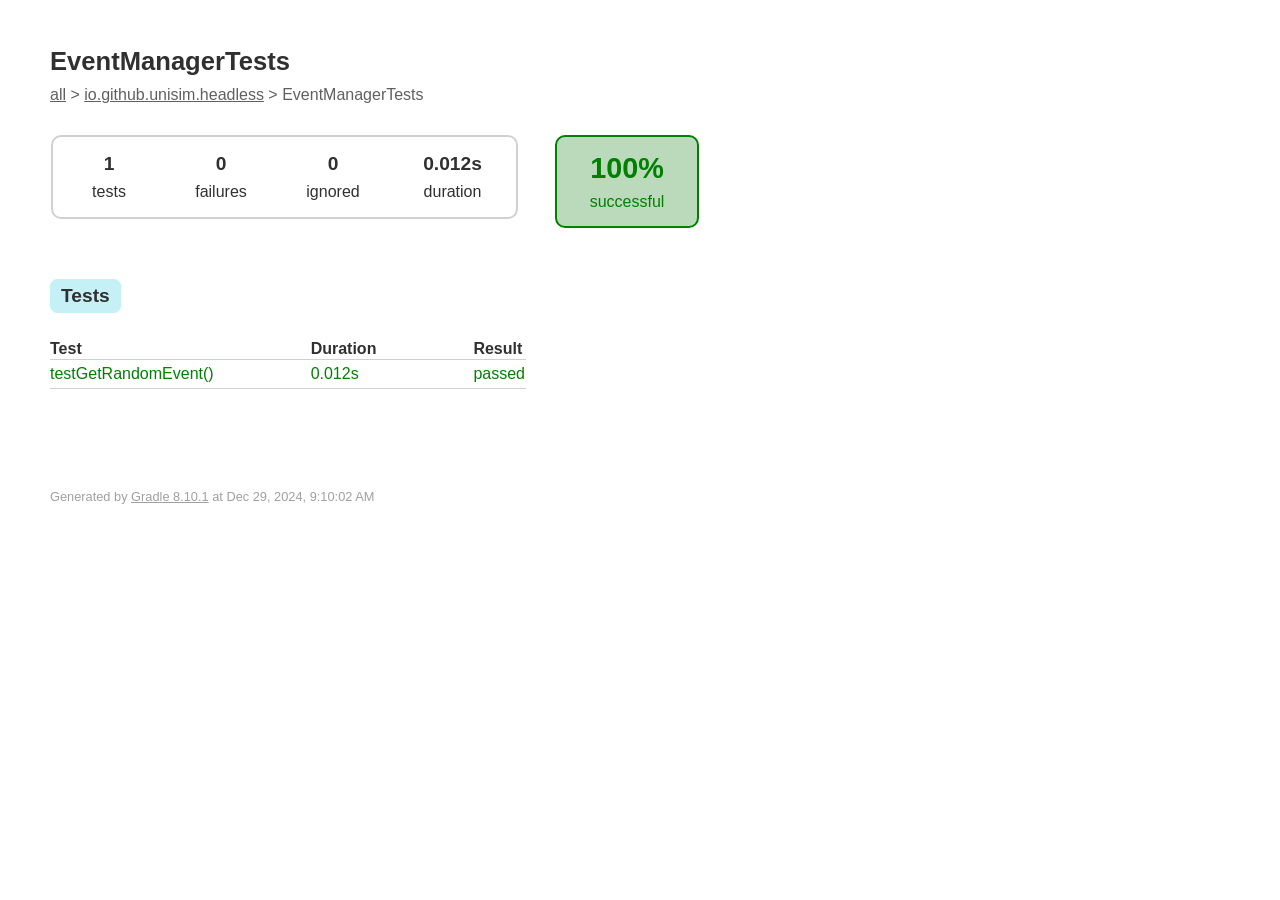
<file: jacoco-report/classes/io.github.unisim.headless.EventManagerTests.html>
<!DOCTYPE html>
<html>
<head>
<meta http-equiv="Content-Type" content="text/html; charset=utf-8"/>
<meta http-equiv="x-ua-compatible" content="IE=edge"/>
<title>Test results - EventManagerTests</title>
<link href="../css/base-style.css" rel="stylesheet" type="text/css"/>
<link href="../css/style.css" rel="stylesheet" type="text/css"/>
<script src="../js/report.js" type="text/javascript"></script>
</head>
<body>
<div id="content">
<h1>EventManagerTests</h1>
<div class="breadcrumbs">
<a href="../index.html">all</a> &gt; 
<a href="../packages/io.github.unisim.headless.html">io.github.unisim.headless</a> &gt; EventManagerTests</div>
<div id="summary">
<table>
<tr>
<td>
<div class="summaryGroup">
<table>
<tr>
<td>
<div class="infoBox" id="tests">
<div class="counter">1</div>
<p>tests</p>
</div>
</td>
<td>
<div class="infoBox" id="failures">
<div class="counter">0</div>
<p>failures</p>
</div>
</td>
<td>
<div class="infoBox" id="ignored">
<div class="counter">0</div>
<p>ignored</p>
</div>
</td>
<td>
<div class="infoBox" id="duration">
<div class="counter">0.012s</div>
<p>duration</p>
</div>
</td>
</tr>
</table>
</div>
</td>
<td>
<div class="infoBox success" id="successRate">
<div class="percent">100%</div>
<p>successful</p>
</div>
</td>
</tr>
</table>
</div>
<div id="tabs">
<ul class="tabLinks">
<li>
<a href="#tab0">Tests</a>
</li>
</ul>
<div id="tab0" class="tab">
<h2>Tests</h2>
<table>
<thead>
<tr>
<th>Test</th>
<th>Duration</th>
<th>Result</th>
</tr>
</thead>
<tr>
<td class="success">testGetRandomEvent()</td>
<td class="success">0.012s</td>
<td class="success">passed</td>
</tr>
</table>
</div>
</div>
<div id="footer">
<p>
<div>
<label class="hidden" id="label-for-line-wrapping-toggle" for="line-wrapping-toggle">Wrap lines
<input id="line-wrapping-toggle" type="checkbox" autocomplete="off"/>
</label>
</div>Generated by 
<a href="http://www.gradle.org">Gradle 8.10.1</a> at Dec 29, 2024, 9:10:02 AM</p>
</div>
</div>
</body>
</html>
</file>
<file: index.css>
@font-face {
  font-family: "RobotoFont";
  src: url("fonts/Roboto/Roboto.ttf") format("truetype");

  font-family: "RobotoMono";
  src: url("fonts/Roboto_Mono/static/RobotoMono-Regular.ttf") format("truetype");
}

:root {
  --background: #121212;
  --background-secondary: #1f1b24;
  --primary: #42a5f5;
  --secondary: #ab47bc;
  --text: #fff;
}

body {
  font-family: "RobotoMono";
  background-color: var(--background-secondary);
  min-width: 500px;
}

#title-container {
  padding-top: 8px;
  padding-bottom: 8px;
  text-align: center;
  background-color: var(--background);
  color: var(--text);
}

#title {
  font-weight: 600;
  font-family: "RobotoFont";
  font-size: 1.25rem; /* 20px */
  line-height: 1.75rem; /* 28px */
  letter-spacing: 0.05em;
}

#header-container {
  display: flex;
  gap: 5%;
  flex-direction: row;
  justify-content: center;
  align-items: center;
  flex-wrap: nowrap;
  height: auto;
  background-color: var(--background);
  user-select: none;
}

.header-item {
  display: flexbox;
  color: var(--text);
  font-size: 1rem; /* 16px */
  line-height: 1.5rem; /* 24px */
  cursor: pointer;

  transition-property: color, background-color, border-color,
    text-decoration-color, fill, stroke;
  transition-timing-function: cubic-bezier(0.4, 0, 0.2, 1);
  transition-duration: 150ms;
}

.header-item > p > a {
  color: var(--text);
  text-decoration: none;
}

.header-item:hover {
  background-color: var(--primary);
}

.dropdown {
  position: relative;
  display: inline-block;
}

.dropdown-item {
  padding-left: 8px;
  padding-right: 8px;
}

.dropdown:hover .dropdown-content {
  display: block;
}

.dropdown-content {
  display: none;
  position: absolute;
  background-color: var(--background);
  width: 40dvh;
  z-index: 1;
}

.dropdown-content > a {
  display: block;
  text-decoration: none;
  color: var(--text);
  border-bottom: 1px solid var(--text);
  padding: 1vh;
}

.dropdown-content > a:hover {
  background-color: var(--primary);
}
.dropdown-content > a:last-child {
  border: none;
}

#img-container {
  display: flex;
  align-items: center;
  justify-content: center;
}

#gameplay-image {
  height: auto;
  width: 80vw;
  min-width: 500px;
  max-width: 70%;
}
</file>
<file: jacoco-report/css/base-style.css>
body {
  margin: 0;
  padding: 0;
  font-family: sans-serif;
  font-size: 12pt;
}

body,
a,
a:visited {
  color: #303030;
}

#content {
  padding-left: 50px;
  padding-right: 50px;
  padding-top: 30px;
  padding-bottom: 30px;
}

#content h1 {
  font-size: 160%;
  margin-bottom: 10px;
}

#footer {
  margin-top: 100px;
  font-size: 80%;
  white-space: nowrap;
}

#footer,
#footer a {
  color: #a0a0a0;
}

#line-wrapping-toggle {
  vertical-align: middle;
}

#label-for-line-wrapping-toggle {
  vertical-align: middle;
}

ul {
  margin-left: 0;
}

h1,
h2,
h3 {
  white-space: nowrap;
}

h2 {
  font-size: 120%;
}

ul.tabLinks {
  padding-left: 0;
  padding-top: 10px;
  padding-bottom: 10px;
  overflow: auto;
  min-width: 800px;
  width: auto !important;
  width: 800px;
}

ul.tabLinks li {
  float: left;
  height: 100%;
  list-style: none;
  padding-left: 10px;
  padding-right: 10px;
  padding-top: 5px;
  padding-bottom: 5px;
  margin-bottom: 0;
  -moz-border-radius: 7px;
  border-radius: 7px;
  margin-right: 25px;
  border: solid 1px #d4d4d4;
  background-color: #f0f0f0;
}

ul.tabLinks li:hover {
  background-color: #fafafa;
}

ul.tabLinks li.selected {
  background-color: #c5f0f5;
  border-color: #c5f0f5;
}

ul.tabLinks a {
  font-size: 120%;
  display: block;
  outline: none;
  text-decoration: none;
  margin: 0;
  padding: 0;
}

li {
  margin-bottom: 8px;
}

ul.tabLinks li h2 {
  margin: 0;
  padding: 0;
}

div.tab {
}

div.selected {
  display: block;
}

div.deselected {
  display: none;
}

div.tab table {
  min-width: 350px;
  width: auto !important;
  width: 350px;
  border-collapse: collapse;
}

div.tab th,
div.tab table {
  border-bottom: solid #d0d0d0 1px;
}

div.tab th {
  text-align: left;
  white-space: nowrap;
  padding-left: 6em;
}

div.tab th:first-child {
  padding-left: 0;
}

div.tab td {
  white-space: nowrap;
  padding-left: 6em;
  padding-top: 5px;
  padding-bottom: 5px;
}

div.tab td:first-child {
  padding-left: 0;
}

div.tab td.numeric,
div.tab th.numeric {
  text-align: right;
}

span.code {
  display: inline-block;
  margin-top: 0em;
  margin-bottom: 1em;
}

span.code pre {
  font-size: 11pt;
  padding-top: 10px;
  padding-bottom: 10px;
  padding-left: 10px;
  padding-right: 10px;
  margin: 0;
  background-color: #f7f7f7;
  border: solid 1px #d0d0d0;
  min-width: 700px;
  width: auto !important;
  width: 700px;
}

span.wrapped pre {
  word-wrap: break-word;
  white-space: pre-wrap;
  word-break: break-all;
}

label.hidden {
  display: none;
}
</file>
<file: jacoco-report/css/style.css>
#summary {
    margin-top: 30px;
    margin-bottom: 40px;
}

#summary table {
    border-collapse: collapse;
}

#summary td {
    vertical-align: top;
}

.breadcrumbs, .breadcrumbs a {
    color: #606060;
}

.infoBox {
    width: 110px;
    padding-top: 15px;
    padding-bottom: 15px;
    text-align: center;
}

.infoBox p {
    margin: 0;
}

.counter, .percent {
    font-size: 120%;
    font-weight: bold;
    margin-bottom: 8px;
}

#duration {
    width: 125px;
}

#successRate, .summaryGroup {
    border: solid 2px #d0d0d0;
    -moz-border-radius: 10px;
    border-radius: 10px;
}

#successRate {
    width: 140px;
    margin-left: 35px;
}

#successRate .percent {
    font-size: 180%;
}

.success, .success a {
    color: #008000;
}

div.success, #successRate.success {
    background-color: #bbd9bb;
    border-color: #008000;
}

.failures, .failures a {
    color: #b60808;
}

.skipped, .skipped a {
    color: #c09853;
}

div.failures, #successRate.failures {
    background-color: #ecdada;
    border-color: #b60808;
}

ul.linkList {
    padding-left: 0;
}

ul.linkList li {
    list-style: none;
    margin-bottom: 5px;
}
</file>
<file: docs/jacoco-report/css/base-style.css>
body {
    margin: 0;
    padding: 0;
    font-family: sans-serif;
    font-size: 12pt;
}

body, a, a:visited {
    color: #303030;
}

#content {
    padding-left: 50px;
    padding-right: 50px;
    padding-top: 30px;
    padding-bottom: 30px;
}

#content h1 {
    font-size: 160%;
    margin-bottom: 10px;
}

#footer {
    margin-top: 100px;
    font-size: 80%;
    white-space: nowrap;
}

#footer, #footer a {
    color: #a0a0a0;
}

#line-wrapping-toggle {
    vertical-align: middle;
}

#label-for-line-wrapping-toggle {
    vertical-align: middle;
}

ul {
    margin-left: 0;
}

h1, h2, h3 {
    white-space: nowrap;
}

h2 {
    font-size: 120%;
}

ul.tabLinks {
    padding-left: 0;
    padding-top: 10px;
    padding-bottom: 10px;
    overflow: auto;
    min-width: 800px;
    width: auto !important;
    width: 800px;
}

ul.tabLinks li {
    float: left;
    height: 100%;
    list-style: none;
    padding-left: 10px;
    padding-right: 10px;
    padding-top: 5px;
    padding-bottom: 5px;
    margin-bottom: 0;
    -moz-border-radius: 7px;
    border-radius: 7px;
    margin-right: 25px;
    border: solid 1px #d4d4d4;
    background-color: #f0f0f0;
}

ul.tabLinks li:hover {
    background-color: #fafafa;
}

ul.tabLinks li.selected {
    background-color: #c5f0f5;
    border-color: #c5f0f5;
}

ul.tabLinks a {
    font-size: 120%;
    display: block;
    outline: none;
    text-decoration: none;
    margin: 0;
    padding: 0;
}

ul.tabLinks li h2 {
    margin: 0;
    padding: 0;
}

div.tab {
}

div.selected {
    display: block;
}

div.deselected {
    display: none;
}

div.tab table {
    min-width: 350px;
    width: auto !important;
    width: 350px;
    border-collapse: collapse;
}

div.tab th, div.tab table {
    border-bottom: solid #d0d0d0 1px;
}

div.tab th {
    text-align: left;
    white-space: nowrap;
    padding-left: 6em;
}

div.tab th:first-child {
    padding-left: 0;
}

div.tab td {
    white-space: nowrap;
    padding-left: 6em;
    padding-top: 5px;
    padding-bottom: 5px;
}

div.tab td:first-child {
    padding-left: 0;
}

div.tab td.numeric, div.tab th.numeric {
    text-align: right;
}

span.code {
    display: inline-block;
    margin-top: 0em;
    margin-bottom: 1em;
}

span.code pre {
    font-size: 11pt;
    padding-top: 10px;
    padding-bottom: 10px;
    padding-left: 10px;
    padding-right: 10px;
    margin: 0;
    background-color: #f7f7f7;
    border: solid 1px #d0d0d0;
    min-width: 700px;
    width: auto !important;
    width: 700px;
}

span.wrapped pre {
    word-wrap: break-word;
    white-space: pre-wrap;
    word-break: break-all;
}

label.hidden {
    display: none;
}
</file>
<file: docs/jacoco-report/css/style.css>
#summary {
    margin-top: 30px;
    margin-bottom: 40px;
}

#summary table {
    border-collapse: collapse;
}

#summary td {
    vertical-align: top;
}

.breadcrumbs, .breadcrumbs a {
    color: #606060;
}

.infoBox {
    width: 110px;
    padding-top: 15px;
    padding-bottom: 15px;
    text-align: center;
}

.infoBox p {
    margin: 0;
}

.counter, .percent {
    font-size: 120%;
    font-weight: bold;
    margin-bottom: 8px;
}

#duration {
    width: 125px;
}

#successRate, .summaryGroup {
    border: solid 2px #d0d0d0;
    -moz-border-radius: 10px;
    border-radius: 10px;
}

#successRate {
    width: 140px;
    margin-left: 35px;
}

#successRate .percent {
    font-size: 180%;
}

.success, .success a {
    color: #008000;
}

div.success, #successRate.success {
    background-color: #bbd9bb;
    border-color: #008000;
}

.failures, .failures a {
    color: #b60808;
}

.skipped, .skipped a {
    color: #c09853;
}

div.failures, #successRate.failures {
    background-color: #ecdada;
    border-color: #b60808;
}

ul.linkList {
    padding-left: 0;
}

ul.linkList li {
    list-style: none;
    margin-bottom: 5px;
}
</file>
<file: architecture.css>
:root {
    --background: #121212;
    --background-secondary: #1F1B24;
    --primary: #42a5f5;
    --secondary: #ab47bc;
    --text: #fff;
}

h2 {
    text-align: center;
    text-decoration: underline;
}

h3, h4 {
    text-align: center;
    text-decoration: underline;
}

img {
    padding-left: 5vw;
}

body {
    margin: 0;
    padding: 0;
    background-color: var(--background-secondary);
    color: var(--text);
}

div > a {
    color: var(--text);
}
</file>
<file: weekly-plans.css>
:root {
    --background: #121212;
    --background-secondary: #1F1B24;
    --background-tertiary: #4a4353;
    --primary: #42a5f5;
    --secondary: #ab47bc;
    --text: #fff;
}

body {
    background-color: var(--background);
}

p {
    color: var(--text);
}

div > a {
    color: var(--text);
}

#title {
    text-align: center;
    color: var(--text);
    text-decoration: underline;
}

.weekly-plan {
    width: 90vw;
    height: 50vh;
    background-color: var(--background-secondary);
    margin-bottom: 5vh;
    margin-left: 5vw;
    border: 2px solid var(--background-tertiary);
}

.weekly-plan > .title {
    color: var(--text);
    text-align: center;
    border-bottom: 1px solid var(--background-tertiary);
}
</file>
<file: docs/manualtesting.css>
@font-face {
  font-family: "Roboto";
  src: url("fonts/Roboto/Roboto-VariableFont_wdth\,wght.ttf") format("truetype");

  font-family: "RobotoMono";
  src: url("fonts/Roboto_Mono/static/RobotoMono-Regular.ttf") format("truetype");
}

body {
  margin-top: 2.5dvh;
  font-family: "Roboto";
  letter-spacing: 0.025em;
  margin-left: 5dvh;
  margin-right: 5dvh;
}

h1 {
  font-size: 1.5rem; /* 24px */
  line-height: 2rem; /* 32px */
  font-weight: 600;
}

h2 {
  font-size: 1.25rem; /* 20px */
  line-height: 1.75rem; /* 28px */
  font-weight: 600;
}

p {
  font-size: 1rem; /* 16px */
  line-height: 1.5rem; /* 24px */
}

a {
  text-decoration: none;
}

.content {
  margin-top: 5dvh;
  margin-bottom: 5dvh;

  ul {
    list-style: none;

    li:before {
      content: "\2014";
      padding-right: 7px;
    }
  }
}

.back-button:hover {
  --tw-background-opacity: 1;
  --tw-text-opacity: 1;

  background-color: rgb(73 169 255 / var(--tw-background-opacity, 1));
}

.back-button {
  --tw-background-opacity: 1;
  background-color: rgb(24 144 255 / var(--tw-background-opacity, 1));
  border-radius: 0.125rem; /* 2px */

  font-size: 1rem; /* 16px */
  line-height: 1.5rem; /* 24px */
  color: white;
  font-weight: 400;

  width: 100px;
  height: 30px;

  display: flex;
  justify-content: center;
  align-items: center;

  transition-property: color, background-color, border-color,
    text-decoration-color, fill, stroke;
  transition-timing-function: cubic-bezier(0.4, 0, 0.2, 1);
  transition-duration: 250ms;
}

@media (min-width: 1024px) {
  body {
    margin-left: 25dvh;
    margin-right: 25dvh;
  }
}

@media (min-width: 768px) {
  body {
    margin-left: 15dvh;
    margin-right: 15dvh;
  }
}

@media (min-width: 640px) {
  body {
    margin-left: 10dvh;
    margin-right: 10dvh;
  }
}
</file>
